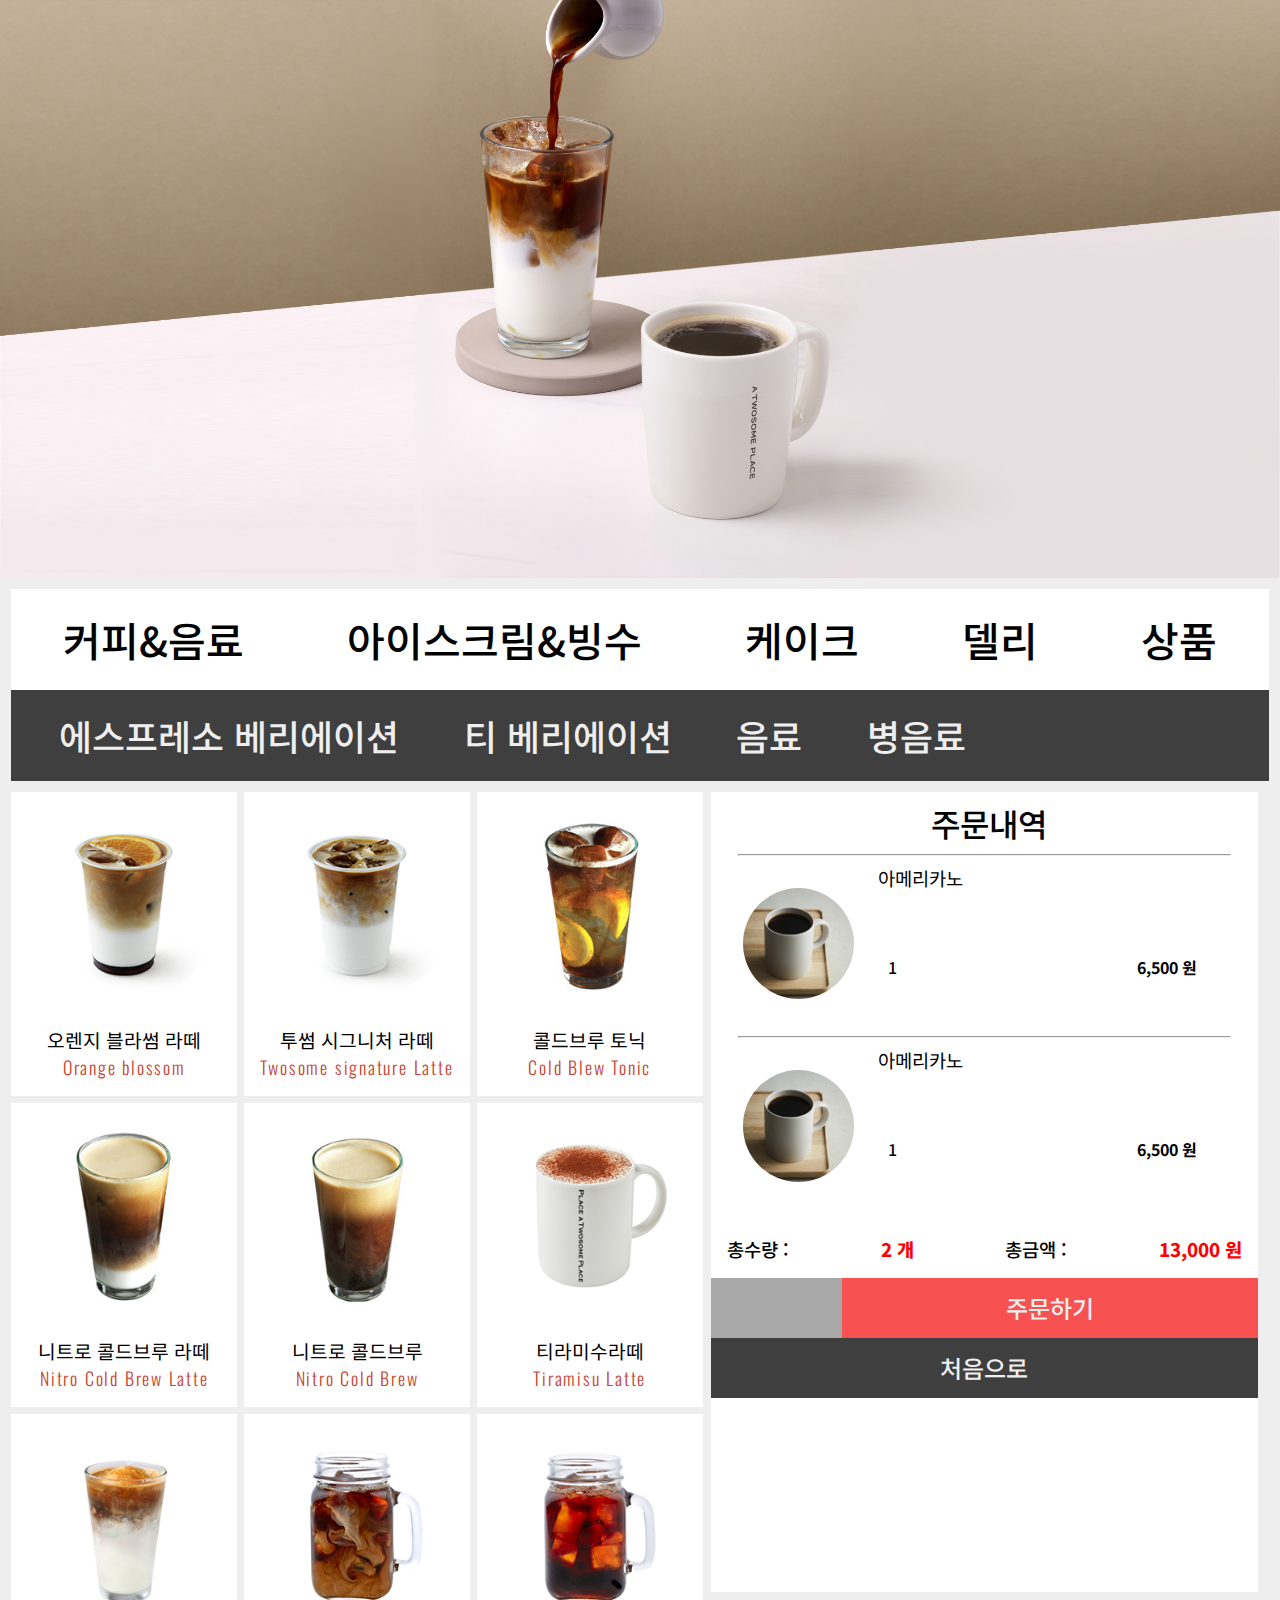
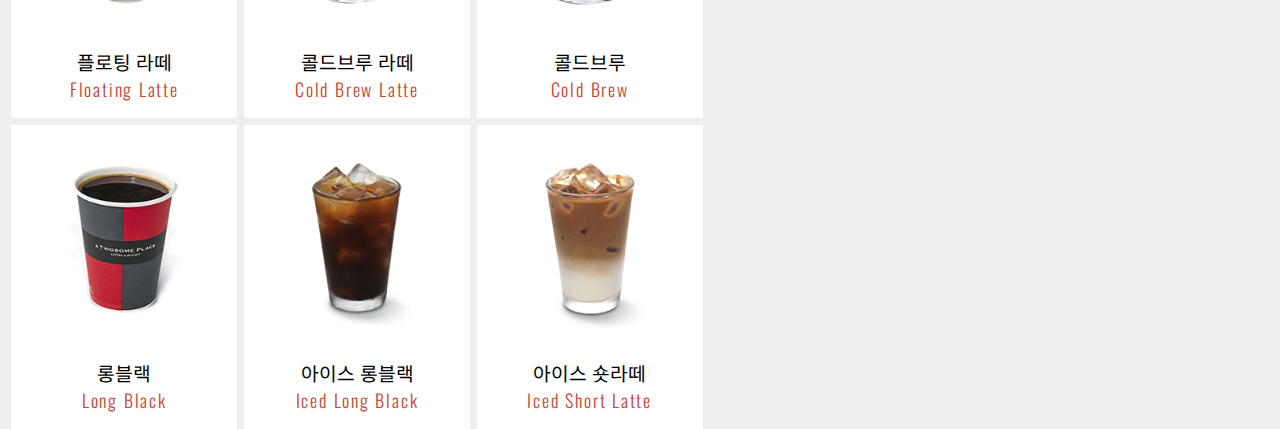
<file: index.html>
<!DOCTYPE html>
<html lang="ko">

<head>
  <meta charset="UTF-8">
  <meta name="viewport" content="width=device-width, initial-scale=1.0">
  <title>Document</title>
  <link rel="stylesheet" href="https://cdnjs.cloudflare.com/ajax/libs/font-awesome/6.7.1/css/all.min.css"
    integrity="sha512-5Hs3dF2AEPkpNAR7UiOHba+lRSJNeM2ECkwxUIxC1Q/FLycGTbNapWXB4tP889k5T5Ju8fs4b1P5z/iB4nMfSQ=="
    crossorigin="anonymous" referrerpolicy="no-referrer" />
  <link rel="stylesheet" href="style.css">
</head>

<body>
  <div id="header-img">
    <img src="/images/main.jpg" alt="...">
  </div>
  <div id="main-container">
    <div id="menu-bar">
      <ul id="menu-bar-main">
        <li>커피&음료</li>
        <li>아이스크림&빙수</li>
        <li>케이크</li>
        <li>델리</li>
        <li>상품</li>
      </ul>
      <ul id="menu-bar-second">
        <li>에스프레소 베리에이션</li>
        <li>티 베리에이션</li>
        <li>음료</li>
        <li>병음료</li>
      </ul>
    </div>
    <div id="main-section">
      <div id="menu-list-group">
        <div class="menu-list-card" id="card1">
          <img id="menu1" class="menu-img" src="images/coffee1.png" alt="menu1">
          <h2>오렌지 블라썸 라떼</h2>
          <p class="eng-name">Orange blossom</p>
          <div class="menu-icon"></div>
        </div>
        <div class="menu-list-card">
          <img class="menu-img" src="images/coffee2.png" alt="menu1">
          <h2>투썸 시그니처 라떼</h2>
          <p class="eng-name">Twosome signature Latte</p>
          <div class="menu-icon"></div>
        </div>
        <div class="menu-list-card">
          <img class="menu-img" src="images/coffee3.png" alt="menu1">
          <h2>콜드브루 토닉</h2>
          <p class="eng-name">Cold Blew Tonic</p>
          <div class="menu-icon"></div>
        </div>
        <div class="menu-list-card">
          <img class="menu-img" src="images/coffee4.png" alt="menu1">
          <h2>니트로 콜드브루 라떼</h2>
          <p class="eng-name">Nitro Cold Brew Latte</p>
          <div class="menu-icon"></div>
        </div>
        <div class="menu-list-card">
          <img class="menu-img" src="images/coffee5.png" alt="menu1">
          <h2>니트로 콜드브루</h2>
          <p class="eng-name">Nitro Cold Brew</p>
          <div class="menu-icon"></div>
        </div>
        <div class="menu-list-card">
          <img class="menu-img" src="images/coffee6.png" alt="menu1">
          <h2>티라미수라떼</h2>
          <p class="eng-name">Tiramisu Latte</p>
          <div class="menu-icon"></div>
        </div>
        <div class="menu-list-card">
          <img class="menu-img" src="images/coffee7.png" alt="menu1">
          <h2>플로팅 라떼</h2>
          <p class="eng-name">Floating Latte</p>
          <div class="menu-icon"></div>
        </div>
        <div class="menu-list-card">
          <img class="menu-img" src="images/coffee8.png" alt="menu1">
          <h2>콜드브루 라떼</h2>
          <p class="eng-name">Cold Brew Latte</p>
          <div class="menu-icon"></div>
        </div>
        <div class="menu-list-card">
          <img class="menu-img" src="images/coffee9.png" alt="menu1">
          <h2>콜드브루</h2>
          <p class="eng-name">Cold Brew</p>
          <div class="menu-icon"></div>
        </div>
        <div class="menu-list-card">
          <img class="menu-img" src="images/coffee10.png" alt="menu1">
          <h2>롱블랙</h2>
          <p class="eng-name">Long Black</p>
          <div class="menu-icon"></div>
        </div>
        <div class="menu-list-card">
          <img class="menu-img" src="images/coffee11.png" alt="menu1">
          <h2>아이스 롱블랙</h2>
          <p class="eng-name">Iced Long Black</p>
          <div class="menu-icon"></div>
        </div>
        <div class="menu-list-card">
          <img class="menu-img" src="images/coffee12.png" alt="menu1">
          <h2>아이스 숏라떼</h2>
          <p class="eng-name">Iced Short Latte</p>
          <div class="menu-icon"></div>
        </div>



      </div>
      <div id="order-section">
        <div id="order-header">

          <h1><i class="fa-solid fa-cart-shopping" style="color: rgb(247, 106, 106);"></i>주문내역</h1>
        </div>
        <hr>
        <div class="order-list">
          <ul style="list-style: none;">
            <li>
              <div class="order-menu">

                <div class="order-img-box">
                  <img class="order-img" src="images/menu1.jpg" alt="menu1">
                </div>
                <div class="order-information">
                  <div class="order-menu-top">
                    <h3>아메리카노</h3>
                    <p><i id="xmark" class="fa-solid fa-circle-xmark fa-2x"></i></p>
                  </div>
                  <div class="order-bottom">
                    <div class="order-count">
                      <button><i class="fa-solid fa-circle-minus fa-2x"></i></button>
                      <div class="count-num">1</div>
                      <button><i class="fa-solid fa-circle-plus fa-2x"></i></button>
                    </div>
                    <div class="menu-price">6,500 원</div>
                  </div>
                </div>

              </div>
            </li>
            <hr>
            <li>
              <div class="order-menu">

                <div class="order-img-box">
                  <img class="order-img" src="images/menu1.jpg" alt="menu1">
                </div>
                <div class="order-information">
                  <div class="order-menu-top">
                    <h3>아메리카노</h3>
                    <p><i id="xmark" class="fa-solid fa-circle-xmark fa-2x"></i></p>
                  </div>
                  <div class="order-bottom">
                    <div class="order-count">
                      <button><i class="fa-solid fa-circle-minus fa-2x"></i></button>
                      <div class="count-num">1</div>
                      <button><i class="fa-solid fa-circle-plus fa-2x"></i></button>
                    </div>
                    <div class="menu-price">6,500 원</div>
                  </div>
                </div>

              </div>
            </li>
          </ul>
        </div>
        <div class="order-list-bottom">
          <div class="total-price">
            <h3>총수량 : </h3>
            <h3>2 개</h3>
            <h3>총금액 : </h3>
            <h3>13,000 원</h3>
          </div>
        </div>
        <div class="order-list-bottom-button">
          <div id="button-trash">
            <i class="fa-regular fa-trash-can fa-xl" style="color: #fff;"></i>
          </div>
          <div id="button-order">주문하기</div>
          <div id="button-reset">처음으로</div>
        </div>
      </div>

    </div>
    <script src="main.js"></script>
</body>

</html>
</file>
<file: style.css>
@import url('https://fonts.googleapis.com/css2?family=Noto+Sans+KR:wght@100..900&display=swap');
@import url('https://fonts.googleapis.com/css2?family=Noto+Sans+KR:wght@100..900&family=Oswald:wght@200..700&display=swap');
*{
  margin: 0;
  padding: 0;
  box-sizing: border-box;
  font-family: "Noto Sans KR", sans-serif;
  font-weight: 500;
  font-style: normal;
}
#header-img img{
  display: block;
  /* position: absolute;
  top: 50%;
  left: 50%;
  transform: translate(-50%, -50%); */
  width: 100%;
  height: 100%;
  max-width: inherit;
}
body{
  background: #eee;
}
#main-container{
  background-color: #eee;
  padding: 0.7em;
  width: auto;
  height: 100%;
  max-width: inherit;

}
#menu-bar-main{
  background-color: #fff;
  display: flex;
  justify-content:space-around;
  list-style: none;
  font-weight: bold;
  font-family: "Noto Sans KR", sans-serif;
  font-weight: 700;
  font-style: normal;
  & li{
    text-align: center;
    padding: 0.5em;
    font-size: 3.2vw;
    cursor: pointer;
  }
}

#menu-bar-main li:hover{
  background-color: rgb(175, 50, 0);
  color: #eee;
  object-fit: cover;
}
.eng-name {
  font-size: 1.4vw;
  text-align: center;
  font-family: "Oswald", sans-serif;
  font-optical-sizing: auto;
  font-weight: 300;
  font-style: normal;
  color: rgb(197, 69, 52);
  letter-spacing: 0.1em;

}
#menu-bar-second{
  display: none;
  background-color: #3f3f3f;
  display: flex;
  justify-content:left;
  padding: 0.1em;
  list-style: none;
  font-weight: bold;
  color:#eee;
  font-family: "Noto Sans KR", sans-serif;
  font-weight: 400;
  font-style: normal;
  & li{
    margin-left: 0.8em;
    text-align: center;
    padding: 0.5em;
    font-size: 2.8vw;
    cursor: pointer;
  }
}
#menu-bar-second:has(li:hover) li:not(:hover){
  opacity: 0.3;
}
#menu-list-group{
  cursor: pointer;
  margin-top: 0.7em;
  display: grid;
  gap:0.4em;
  /* align-items: center; */
  grid-template-columns: repeat(3,1fr);
  grid-template-rows: repeat(6,1fr);
  width: auto;
  height: 800px;
  /* border: 1px solid black; */
}
.menu-list-card{
  background-color: #fff;
  padding: 1em;
  width: auto;
  & h2{
    font-family: "Noto Sans KR", sans-serif;
    font-weight: 400;
    font-style: normal;
    font-size: 1.5vw;
    text-align: center;
    margin-top: 1em;
  }
}

.menu-img{
  border-radius: 50%;
  width: 100%;
}



.menu-icon{
  color: #d4d4d4;
}

#main-section{
  display: grid;
  /* border: solid 3px black; */
  width: auto;
  height: 100%;
  grid-template-columns: 55% 43.5%;
  gap:0.5em;
}

#order-section{
  cursor: pointer;
  margin-top: 0.7em;
  background-color: #fff;
  width: auto;
  height: 800px;
  position: relative;
}

#order-header{
  text-align: center;
  margin: 0.5em;
  display: flex;
  justify-content: center;
  & h1{
    font-weight: 500;
  }
  & i{
    margin-right: 0.3em;
  }
}
.order-list{
  display: flex;
  flex-direction: column;
}

.order-img{
  margin: 1.5em 0;
  width: 70%;
  height: auto;
  border-radius: 50%;

}

.order-menu{
  display: grid;
  grid-template-columns: 30% 60%;
  padding: 0.5em;
  position: relative;
  text-align: center;

  & h3{
    text-align: center;
    font-weight: 400;
  }

  & p{
    position: absolute;
    top:0.5em;
    right: 2em;
  }
}

.order-menu-top{
  display: flex;

}
.order-bottom {
  margin-top: 4em;
  display: flex;
  flex-direction: row;
  position: relative;
  justify-content: space-between;
  & .menu-price{
    font-weight: bold;
  }
}

.order-count {

  display: flex;
  flex-direction: row;
  justify-content: space-between;
  & .count-num{
    text-align: center;
    margin: 0 0.6em;
  }
  & button {
    background: none;
    border: none;
    

  }

}

hr {
  width: 90%;
  background-color: #d4d4d4;
  border: 0.5;
  margin-left : auto;
  margin-right : auto;
}

.total-price{
  display: flex;
  flex-direction: row;
  justify-content: space-between;
  padding: 1em;

}

.total-price :nth-child(even){
  color: red;
  font-weight: 800;
}

.order-list-bottom-button{
  display: grid;
  width: 100%;
  height: auto;

}
#button-trash{
  background-color: #a8a8a8;
  text-align: center;
  grid-column: 1/3;
  height: 60px;
  line-height: 60px;
}

#button-order{
  background-color: rgb(248, 81, 81);
  color: #eee;
  text-align: center;
  grid-column: 3/8;
  height: 60px;
  line-height: 60px;
  font-size: 1.5em;
  font-weight: 500;
}

#button-reset{
  background-color: #3f3f3f;
  text-align: center;
  color: #eee;
  grid-column: 1/8;
  height: 60px;
  line-height: 60px;
  font-size: 1.5em;
  font-weight: 500;
}
/* <div class="order-list-bottom-button">
<div id="button-trash">
  <button>휴지통</button></div>
<div id="button-order"><button>휴지통</button></div>
<div id="button-reset"><button>휴지통</button></div>
</div> */
/* <div id="order-section">
<div id="order-header">
<i class="fa-solid fa-cart-shopping"></i>
<h1>주문내역</h1>
</div>
<div class="order-list">
<div class="order-menu">
<h3>아메리카노</h3>
<p><i class="fa-solid fa-circle-xmark"></i></p>
<img class="order-img" src="images/menu1.jpg" alt="menu1">

<button><i class="fa-solid fa-circle-minus"></i></button>
<div>1</div>
<button><i class="fa-solid fa-circle-plus"></i></button>
<div>6,500원</div>
</div> */

/* <div class="order-bottom">
<div class="order-count">
  <button><i class="fa-solid fa-circle-minus"></i></button>
  <div>1</div>
  <button><i class="fa-solid fa-circle-plus"></i></button>
</div>
<div>6,500원</div>
</div> */
</file>
